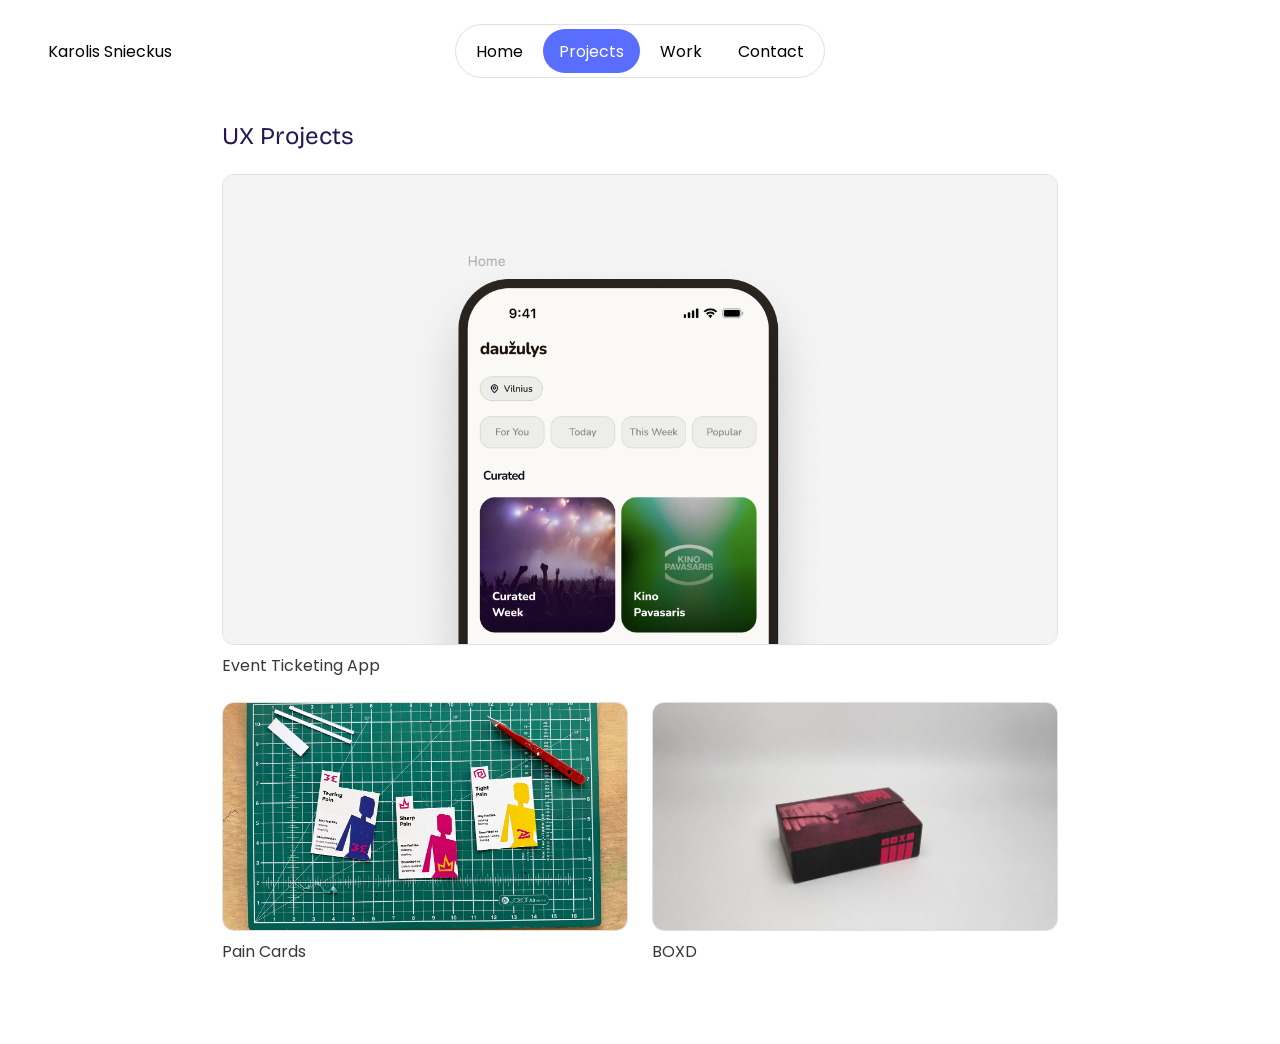
<file: index.html>
<!DOCTYPE html>
<html lang="en">
<head>
  <meta charset="UTF-8" />
  <meta name="viewport" content="width=device-width, initial-scale=1.0" />
  <title>Projects — Karolis Snieckus</title>
  <link rel="preconnect" href="https://fonts.googleapis.com" />
  <link rel="preconnect" href="https://fonts.gstatic.com" crossorigin />
  <link href="https://fonts.googleapis.com/css2?family=Bricolage+Grotesque:opsz,wdth,wght@12..96,75..100,200..800&family=Poppins:wght@400;500&display=swap" rel="stylesheet" />
  <style>
    *, *::before, *::after {
      box-sizing: border-box;
      margin: 0;
      padding: 0;
    }

    body {
      background: #ffffff;
      font-family: 'Poppins', sans-serif;
      color: #383838;
      min-height: 100vh;
    }

    /* Navbar */
    header {
      display: flex;
      align-items: center;
      justify-content: space-between;
      padding: 24px 48px 12px;
    }

    .logo {
      font-size: 16px;
      color: #000;
      white-space: nowrap;
      min-width: 140px;
    }

    nav {
      display: flex;
      align-items: center;
      gap: 4px;
      background: #fff;
      border: 1px solid #e0e0e0;
      border-radius: 999px;
      padding: 4px;
    }

    nav a {
      display: flex;
      align-items: center;
      justify-content: center;
      height: 44px;
      padding: 0 16px;
      border-radius: 999px;
      font-size: 16px;
      text-decoration: none;
      color: #000;
      transition: background 0.15s;
    }

    nav a:hover { background: #f5f5f5; }

    nav a.active {
      background: #596dff;
      color: #fff;
    }

    .nav-spacer { min-width: 140px; }

    /* Main */
    main {
      max-width: 900px;
      margin: 0 auto;
      padding: 32px 32px 80px;
    }

    h2 {
      font-family: 'Bricolage Grotesque', sans-serif;
      font-variation-settings: "opsz" 14, "wdth" 100;
      font-size: 24px;
      font-weight: 400;
      color: #251753;
      margin-bottom: 24px;
    }

    /* Project cards */
    .projects {
      display: flex;
      flex-direction: column;
      gap: 24px;
    }

    .project-card {
      display: flex;
      flex-direction: column;
      gap: 8px;
    }

    .card-image {
      border: 1px solid #e0e0e0;
      border-radius: 12px;
      overflow: hidden;
    }

    .card-image img {
      width: 100%;
      display: block;
      object-fit: cover;
      aspect-ratio: 16 / 9;
    }

    .card-title { font-size: 16px; }

    .project-row {
      display: grid;
      grid-template-columns: 1fr 1fr;
      gap: 24px;
    }

    @media (max-width: 640px) {
      header { padding: 20px; flex-wrap: wrap; gap: 12px; }
      .logo { min-width: unset; }
      .nav-spacer { display: none; }
      main { padding: 24px 20px 60px; }
      .project-row { grid-template-columns: 1fr; }
    }
  </style>
</head>
<body>

  <header>
    <span class="logo">Karolis Snieckus</span>
    <nav>
      <a href="#">Home</a>
      <a href="#" class="active">Projects</a>
      <a href="#">Work</a>
      <a href="#">Contact</a>
    </nav>
    <div class="nav-spacer"></div>
  </header>

  <main>
    <h2>UX Projects</h2>

    <div class="projects">

      <div class="project-card">
        <div class="card-image">
          <img src="event-ticketing.png" alt="Event Ticketing App" />
        </div>
        <span class="card-title">Event Ticketing App</span>
      </div>

      <div class="project-row">
        <div class="project-card">
          <div class="card-image">
            <img src="pain-cards.png" alt="Pain Cards" />
          </div>
          <span class="card-title">Pain Cards</span>
        </div>

        <div class="project-card">
          <div class="card-image">
            <img src="boxd.png" alt="BOXD" />
          </div>
          <span class="card-title">BOXD</span>
        </div>
      </div>

    </div>
  </main>

</body>
</html>
</file>
